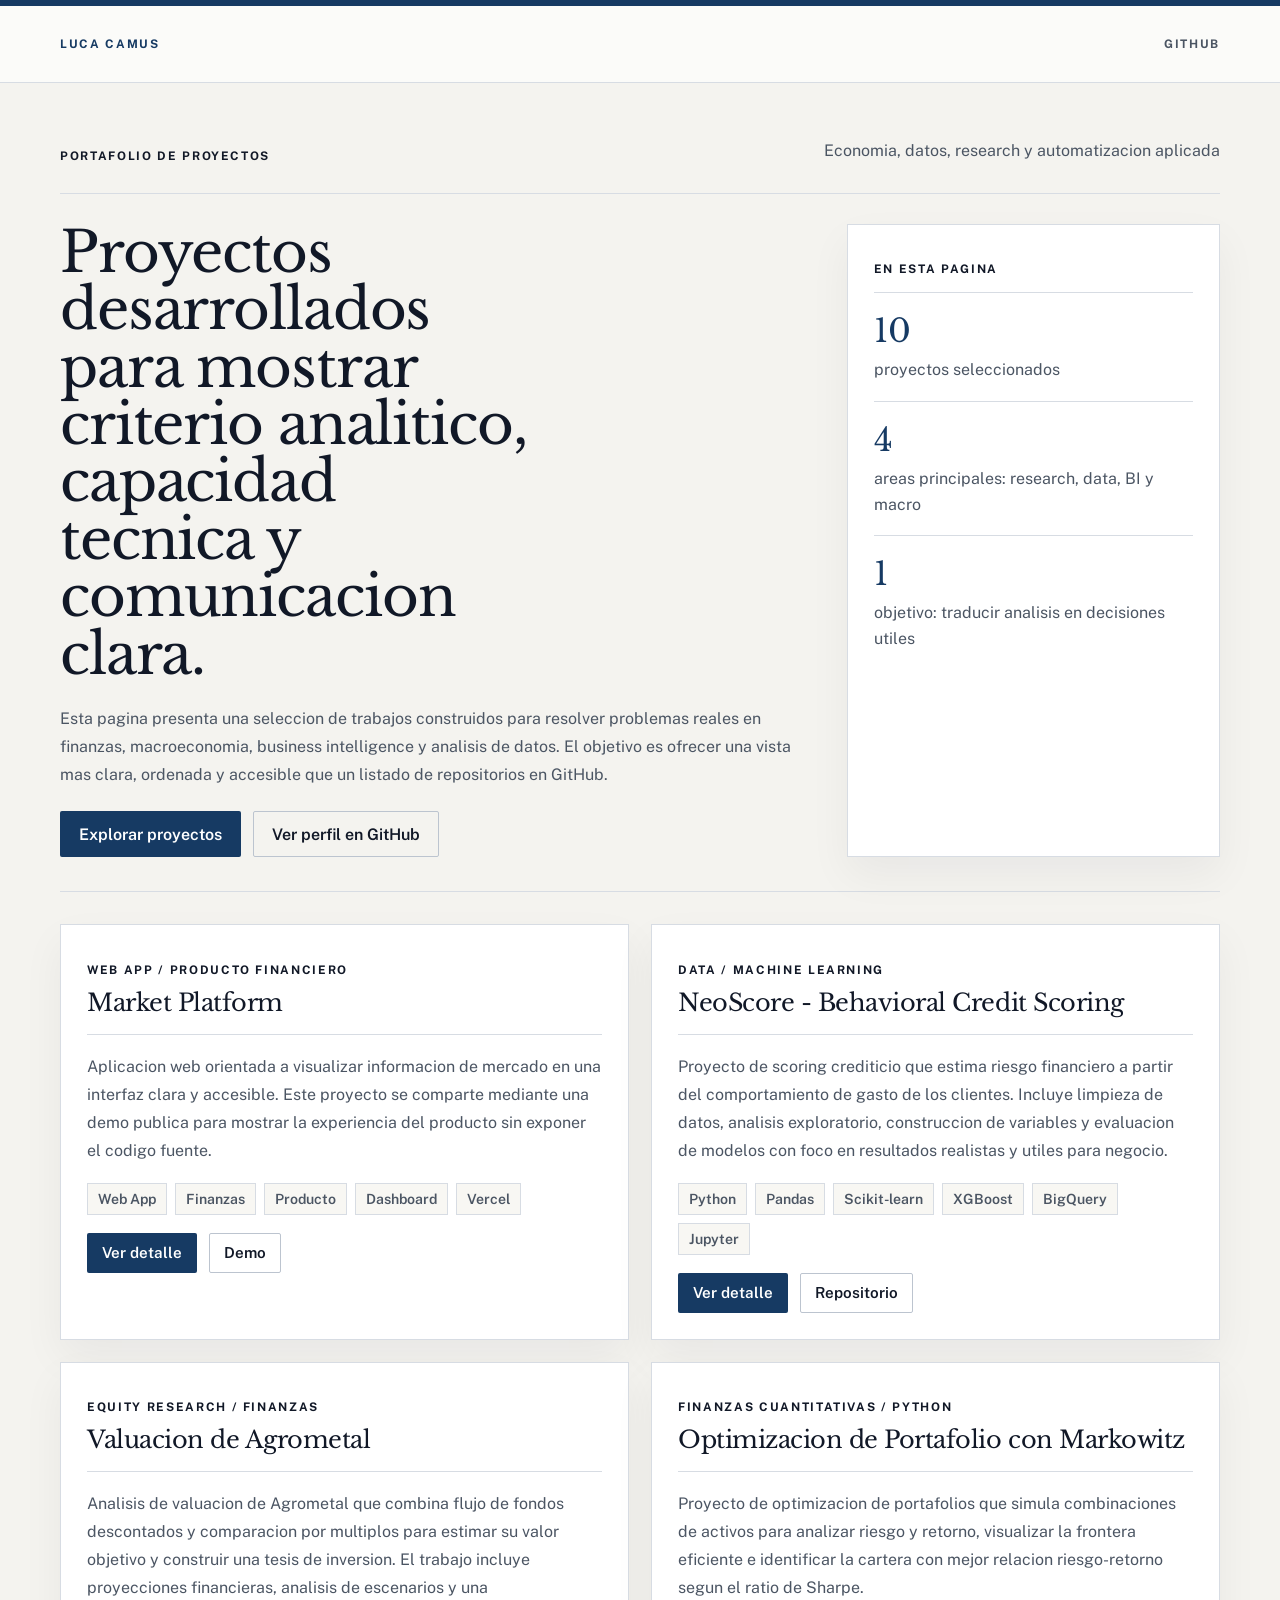
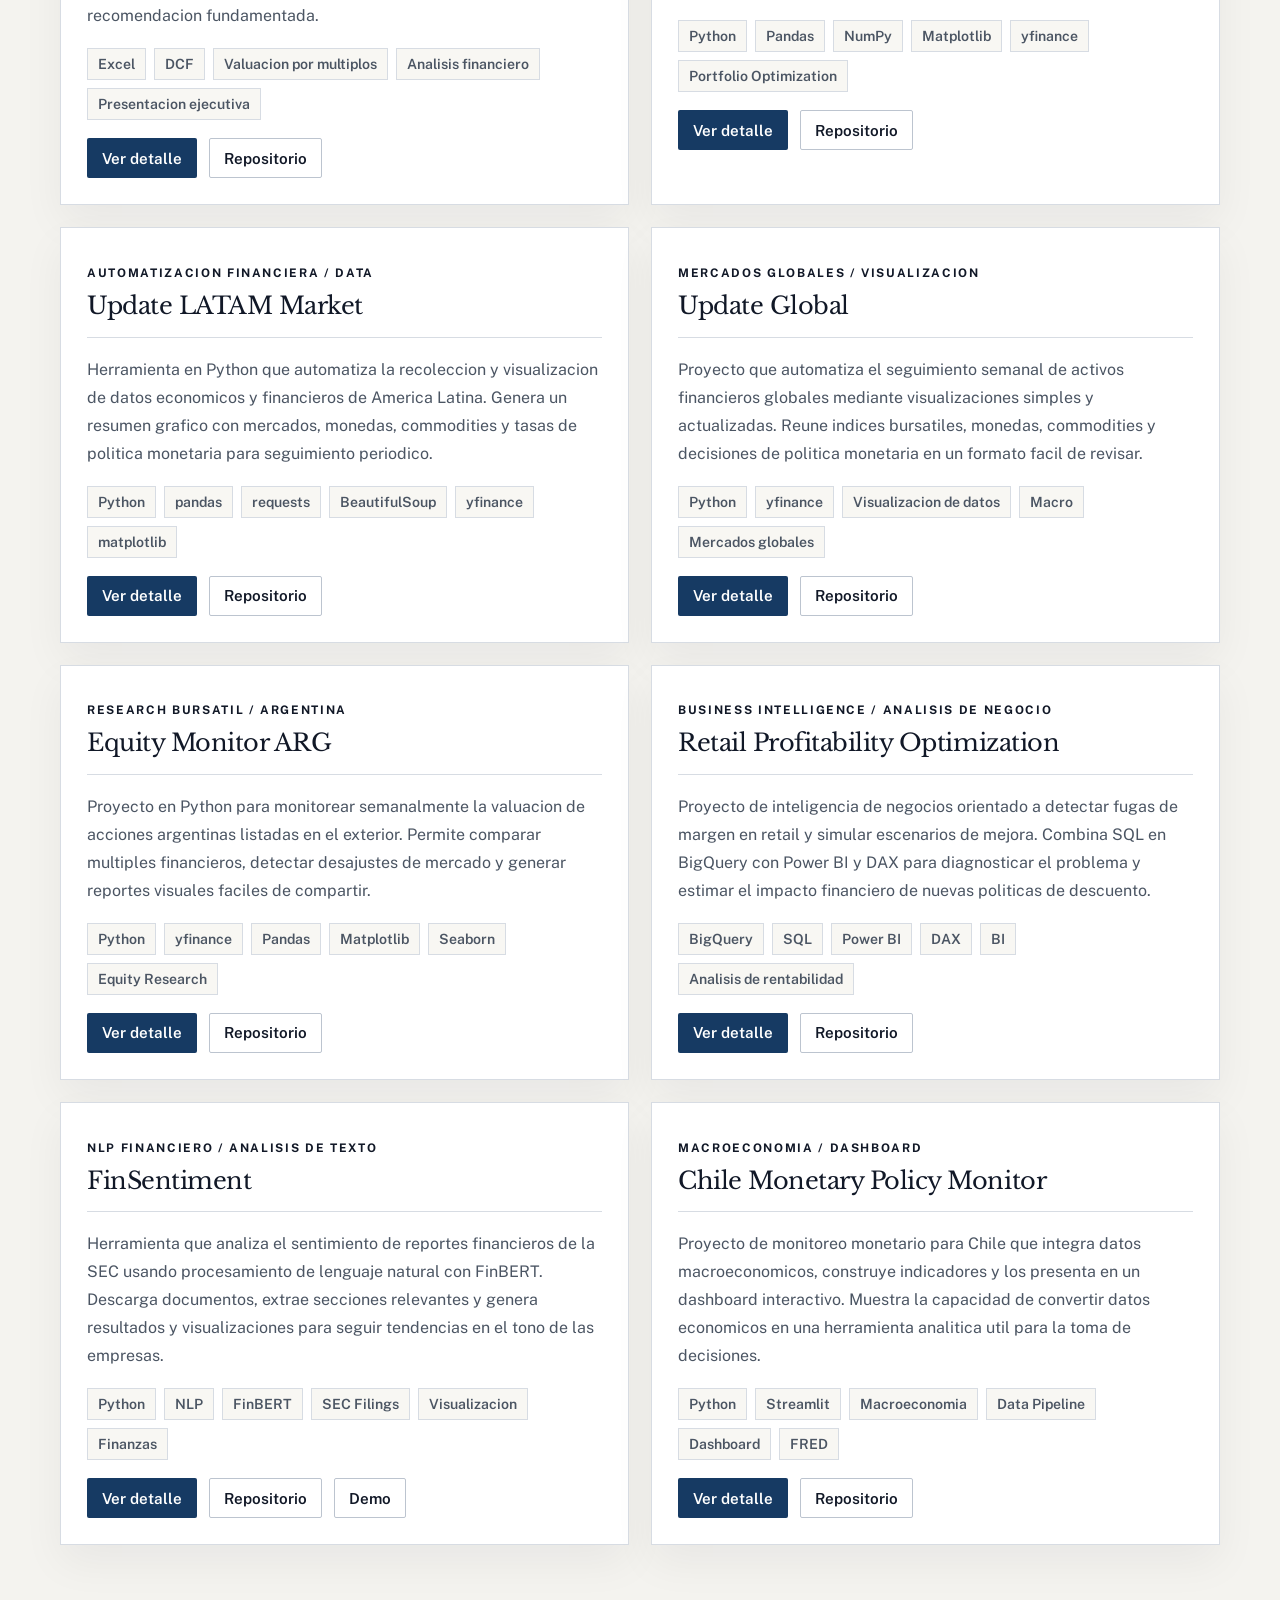
<file: index.html>
﻿<!DOCTYPE html>
<html lang="es">
<head>
  <meta charset="UTF-8">
  <meta name="viewport" content="width=device-width, initial-scale=1.0">
  <title>Portafolio de Proyectos</title>
  <meta
    name="description"
    content="Landing page simple para presentar proyectos de GitHub de forma clara y amigable para reclutadores."
  >
  <link rel="preconnect" href="https://fonts.googleapis.com">
  <link rel="preconnect" href="https://fonts.gstatic.com" crossorigin>
  <link href="https://fonts.googleapis.com/css2?family=Libre+Baskerville:wght@400;700&family=Public+Sans:wght@400;500;600;700&display=swap" rel="stylesheet">
  <link rel="stylesheet" href="styles.css">
</head>
<body>
  <div class="site-frame">
    <header class="site-header">
      <div class="page-shell topbar">
        <span class="brand">Luca Camus</span>
        <div class="topbar-links">
          <a class="top-link" href="https://github.com/lucacamus13" target="_blank" rel="noreferrer">GitHub</a>
        </div>
      </div>
    </header>

    <main>
      <section class="hero page-shell">
        <div class="hero-kicker-row">
          <p class="eyebrow">Portafolio de proyectos</p>
          <p class="hero-note">Economia, datos, research y automatizacion aplicada</p>
        </div>

        <div class="hero-grid">
          <div class="hero-main">
            <h1>Proyectos desarrollados para mostrar criterio analitico, capacidad tecnica y comunicacion clara.</h1>
            <p class="hero-copy">
              Esta pagina presenta una seleccion de trabajos construidos para resolver problemas reales en finanzas,
              macroeconomia, business intelligence y analisis de datos. El objetivo es ofrecer una vista mas clara,
              ordenada y accesible que un listado de repositorios en GitHub.
            </p>
            <div class="hero-actions">
              <a class="button button-primary" href="#projects-grid">Explorar proyectos</a>
              <a class="button button-secondary" href="https://github.com/lucacamus13" target="_blank" rel="noreferrer">Ver perfil en GitHub</a>
            </div>
          </div>

          <aside class="hero-panel">
            <p class="panel-label">En esta pagina</p>
            <div class="panel-item">
              <span class="panel-value">10</span>
              <span class="panel-text">proyectos seleccionados</span>
            </div>
            <div class="panel-item">
              <span class="panel-value">4</span>
              <span class="panel-text">areas principales: research, data, BI y macro</span>
            </div>
            <div class="panel-item">
              <span class="panel-value">1</span>
              <span class="panel-text">objetivo: traducir analisis en decisiones utiles</span>
            </div>
          </aside>
        </div>
      </section>

      <section class="projects-section page-shell">
        <div class="projects-grid" id="projects-grid"></div>
      </section>
    </main>
  </div>

  <template id="project-card-template">
    <article class="project-card">
      <div class="project-card-top">
        <p class="project-type"></p>
        <h3></h3>
      </div>
      <p class="project-description"></p>
      <div class="tag-list"></div>
      <div class="project-links">
        <a class="button button-small button-primary project-detail">Ver detalle</a>
        <a class="button button-small button-secondary project-repo" target="_blank" rel="noreferrer">Repositorio</a>
        <a class="button button-small button-secondary project-demo" target="_blank" rel="noreferrer">Demo</a>
      </div>
    </article>
  </template>

  <script src="projects-data.js"></script>
  <script src="script.js"></script>
</body>
</html>
</file>
<file: styles.css>
﻿:root {
  --bg: #f4f3ef;
  --surface: #ffffff;
  --surface-muted: #f8f7f3;
  --text: #111827;
  --muted: #4b5563;
  --line: #d7dce3;
  --line-strong: #bcc4cf;
  --accent: #163a63;
  --accent-dark: #0f2742;
  --shadow: 0 18px 40px rgba(15, 23, 42, 0.05);
}

* {
  box-sizing: border-box;
}

html {
  scroll-behavior: smooth;
}

body {
  margin: 0;
  color: var(--text);
  background: var(--bg);
  font-family: "Public Sans", sans-serif;
}

.site-frame {
  min-height: 100vh;
  border-top: 6px solid var(--accent);
}

.page-shell {
  width: min(1160px, calc(100% - 40px));
  margin: 0 auto;
}

.site-header {
  background: #fbfbf9;
  border-bottom: 1px solid var(--line);
}

.topbar {
  display: flex;
  align-items: center;
  justify-content: space-between;
  min-height: 76px;
  gap: 20px;
}

.brand,
.top-link,
.eyebrow,
.section-label,
.project-type,
.panel-label {
  text-transform: uppercase;
  letter-spacing: 0.14em;
  font-size: 0.74rem;
  font-weight: 700;
}

.brand {
  color: var(--accent);
}

.topbar-links,
.hero-actions,
.project-links,
.tag-list {
  display: flex;
  flex-wrap: wrap;
  gap: 12px;
}

.top-link,
.button {
  text-decoration: none;
}

.top-link {
  color: var(--muted);
}

.top-link:hover {
  color: var(--text);
}

.hero {
  padding: 54px 0 34px;
}

.hero-kicker-row,
.section-heading,
.overview {
  display: flex;
  justify-content: space-between;
  gap: 24px;
}

.hero-kicker-row {
  padding-bottom: 18px;
  border-bottom: 1px solid var(--line);
}

.hero-note,
.hero-copy,
.overview-copy p,
.section-copy,
.project-description {
  margin: 0;
  color: var(--muted);
  line-height: 1.75;
  font-size: 1rem;
}

.hero-grid {
  display: grid;
  grid-template-columns: minmax(0, 1.6fr) minmax(280px, 0.8fr);
  gap: 40px;
  padding-top: 30px;
}

.hero h1,
.overview h2,
.section-heading h2,
.project-card h3 {
  font-family: "Libre Baskerville", serif;
  font-weight: 400;
  letter-spacing: -0.02em;
}

.hero h1 {
  margin: 0;
  max-width: 12ch;
  font-size: clamp(2.4rem, 4.4vw, 4rem);
  line-height: 1.02;
}

.hero-main {
  display: flex;
  flex-direction: column;
  gap: 22px;
}

.button {
  display: inline-flex;
  align-items: center;
  justify-content: center;
  min-height: 46px;
  padding: 0 18px;
  border: 1px solid transparent;
  border-radius: 2px;
  font-weight: 600;
  transition: background-color 160ms ease, color 160ms ease, border-color 160ms ease;
}

.button-primary {
  color: #fff;
  background: var(--accent);
}

.button-primary:hover {
  background: var(--accent-dark);
}

.button-secondary {
  color: var(--text);
  background: transparent;
  border-color: var(--line-strong);
}

.button-secondary:hover {
  border-color: var(--accent);
  color: var(--accent);
}

.button-small {
  min-height: 40px;
  padding: 0 14px;
  font-size: 0.95rem;
}

.hero-panel,
.project-card {
  background: var(--surface);
  border: 1px solid var(--line);
  box-shadow: var(--shadow);
}

.hero-panel {
  padding: 26px;
}

.panel-item {
  display: grid;
  gap: 6px;
  padding: 18px 0;
  border-top: 1px solid var(--line);
}

.panel-item:first-of-type {
  margin-top: 16px;
}

.panel-value {
  font-family: "Libre Baskerville", serif;
  font-size: 2rem;
  color: var(--accent);
}

.panel-text {
  color: var(--muted);
  line-height: 1.6;
}

.overview,
.projects-section {
  padding: 32px 0 0;
  border-top: 1px solid var(--line);
}

.overview-intro,
.section-heading > div {
  flex: 1.1;
}

.overview-copy,
.section-copy {
  flex: 0.9;
}

.overview h2,
.section-heading h2 {
  margin: 8px 0 0;
  font-size: clamp(2rem, 3vw, 3rem);
  line-height: 1.15;
}

.overview-copy {
  display: grid;
  gap: 18px;
}

.projects-section {
  padding-bottom: 56px;
}

.section-heading {
  align-items: end;
  margin-bottom: 26px;
}

.projects-grid {
  display: grid;
  grid-template-columns: repeat(2, minmax(0, 1fr));
  gap: 22px;
}

.project-card {
  display: flex;
  flex-direction: column;
  gap: 18px;
  padding: 26px;
}

.project-card-top {
  padding-bottom: 16px;
  border-bottom: 1px solid var(--line);
}

.project-card h3 {
  margin: 8px 0 0;
  font-size: 1.5rem;
  line-height: 1.2;
}

.tag-list {
  gap: 8px;
}

.tag {
  padding: 7px 10px;
  border: 1px solid var(--line);
  background: var(--surface-muted);
  color: var(--muted);
  font-size: 0.88rem;
  font-weight: 600;
}

.project-repo.is-hidden,
.project-demo.is-hidden {
  display: none;
}

@media (max-width: 960px) {
  .hero-kicker-row,
  .overview,
  .section-heading,
  .topbar {
    flex-direction: column;
    align-items: flex-start;
  }

  .hero-grid {
    grid-template-columns: 1fr;
  }

  .hero h1 {
    max-width: none;
  }
}

@media (max-width: 720px) {
  .page-shell {
    width: min(100% - 24px, 1160px);
  }

  .hero {
    padding-top: 36px;
  }

  .projects-grid {
    grid-template-columns: 1fr;
  }

  .hero h1 {
    font-size: clamp(2.5rem, 10vw, 4rem);
  }
}
.project-card {
  cursor: pointer;
  transition: transform 160ms ease, border-color 160ms ease, box-shadow 160ms ease;
}

.project-card:hover,
.project-card:focus-visible {
  transform: translateY(-3px);
  border-color: var(--line-strong);
  box-shadow: 0 22px 44px rgba(15, 23, 42, 0.08);
}

.project-card:focus-visible {
  outline: 2px solid var(--accent);
  outline-offset: 2px;
}
</file>
